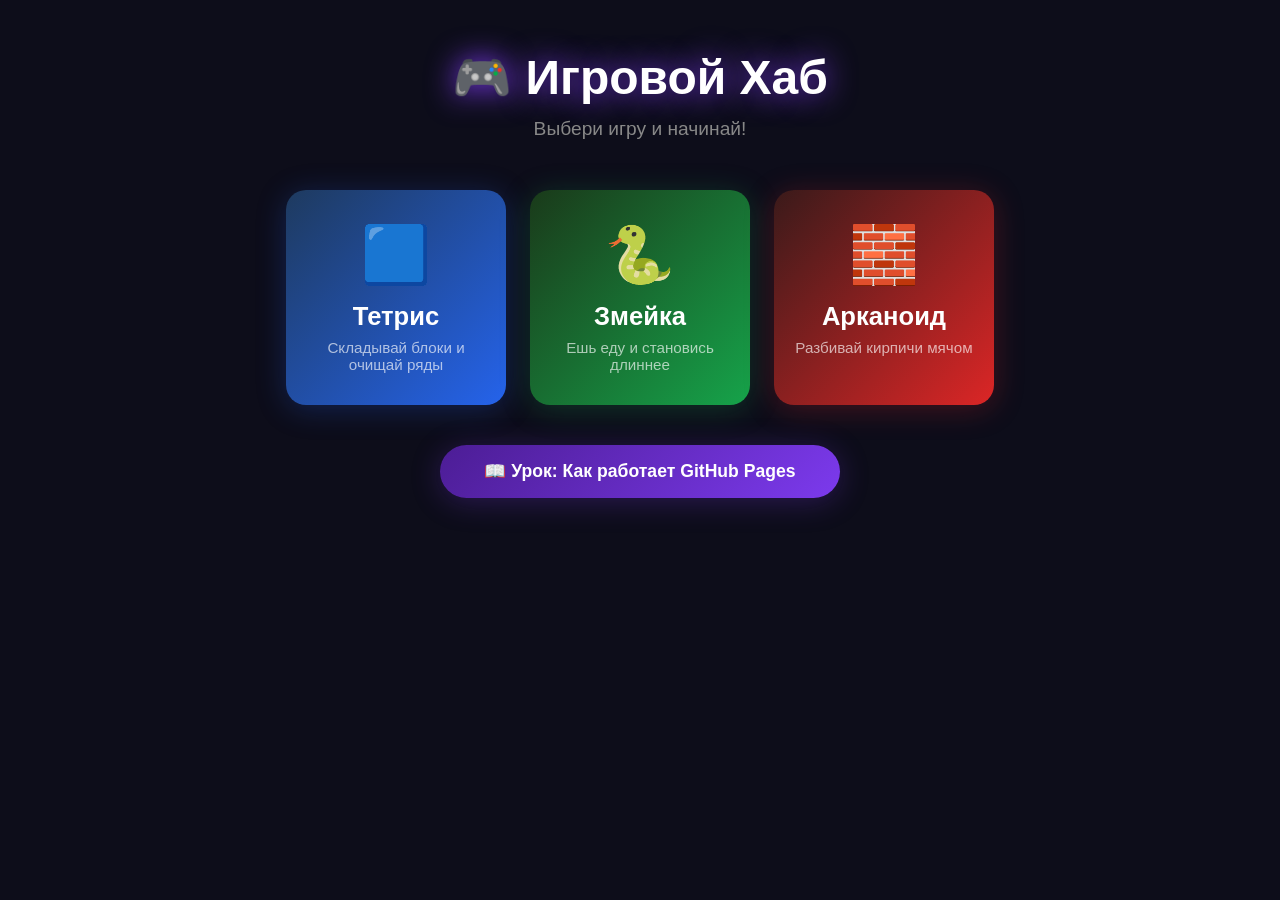
<file: index.html>
<!DOCTYPE html>
<html lang="ru">
<head>
  <meta charset="UTF-8">
  <meta name="viewport" content="width=device-width, initial-scale=1.0">
  <title>🎮 Игровой Хаб</title>
  <link rel="stylesheet" href="css/style.css">
</head>
<body>
  <div class="container">
    <h1>🎮 Игровой Хаб</h1>
    <p class="subtitle">Выбери игру и начинай!</p>

    <div class="cards">
      <a href="games/tetris/" class="card tetris">
        <div class="card-icon">🟦</div>
        <div class="card-title">Тетрис</div>
        <div class="card-desc">Складывай блоки и очищай ряды</div>
      </a>

      <a href="games/snake/" class="card snake">
        <div class="card-icon">🐍</div>
        <div class="card-title">Змейка</div>
        <div class="card-desc">Ешь еду и становись длиннее</div>
      </a>

      <a href="games/arkanoid/" class="card arkanoid">
        <div class="card-icon">🧱</div>
        <div class="card-title">Арканоид</div>
        <div class="card-desc">Разбивай кирпичи мячом</div>
      </a>
    </div>

    <a href="presentation/" class="lesson-btn">📖 Урок: Как работает GitHub Pages</a>
  </div>
</body>
</html>
</file>
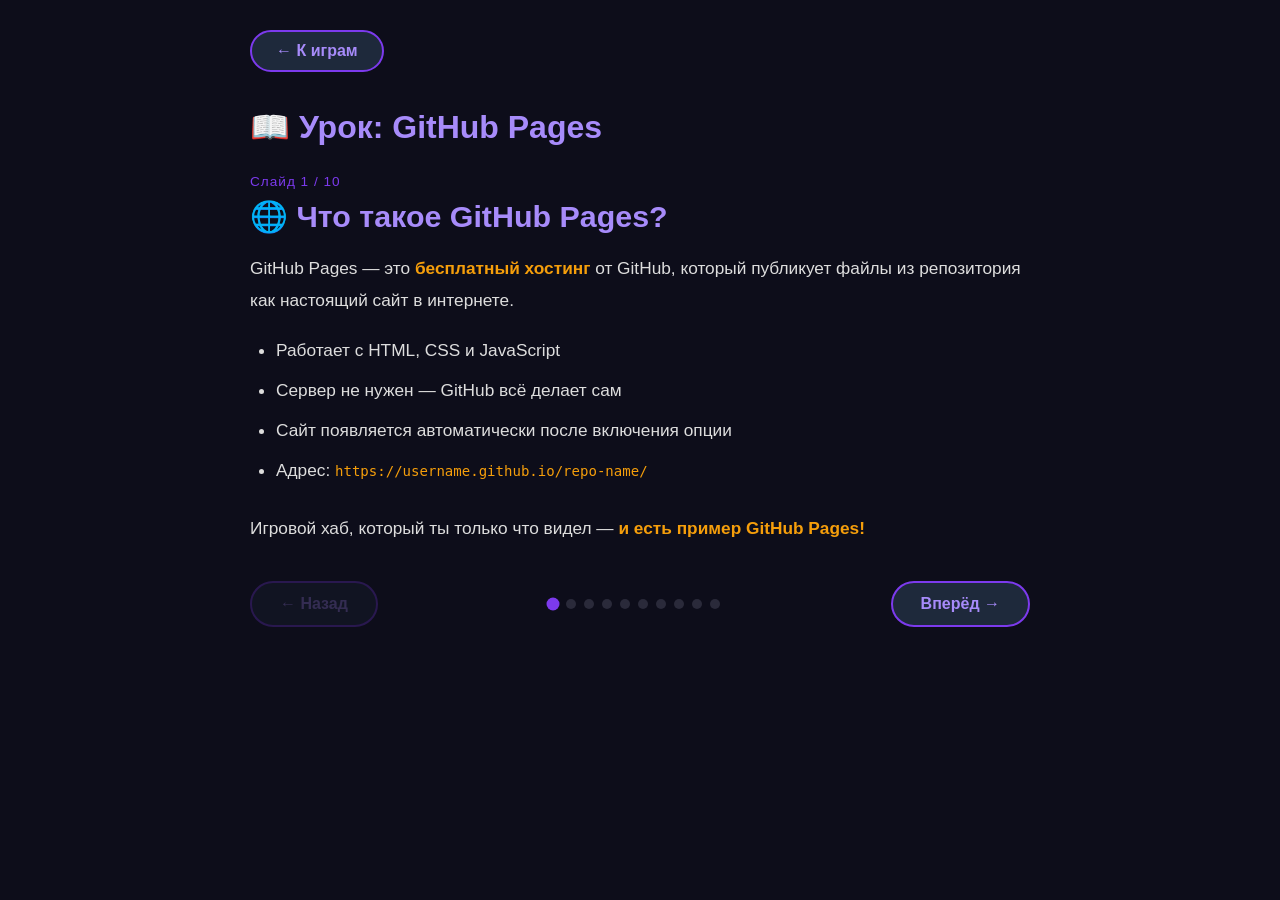
<file: presentation/index.html>
<!DOCTYPE html>
<html lang="ru">
<head>
  <meta charset="UTF-8">
  <meta name="viewport" content="width=device-width, initial-scale=1.0">
  <title>Урок: GitHub Pages</title>
  <link rel="stylesheet" href="../css/style.css">
</head>
<body>
  <div class="presentation">
    <a href="../index.html" class="back-btn">← К играм</a>
    <h1>📖 Урок: GitHub Pages</h1>

    <!-- ===================== SLIDES ===================== -->
    <div id="slides">

      <div class="slide active">
        <div class="slide-number">Слайд 1 / 10</div>
        <h2>🌐 Что такое GitHub Pages?</h2>
        <p>GitHub Pages — это <span class="highlight">бесплатный хостинг</span> от GitHub,
        который публикует файлы из репозитория как настоящий сайт в интернете.</p>
        <br>
        <ul>
          <li>Работает с HTML, CSS и JavaScript</li>
          <li>Сервер не нужен — GitHub всё делает сам</li>
          <li>Сайт появляется автоматически после включения опции</li>
          <li>Адрес: <code style="color:#f59e0b">https://username.github.io/repo-name/</code></li>
        </ul>
        <br>
        <p>Игровой хаб, который ты только что видел — <span class="highlight">и есть пример GitHub Pages!</span></p>
      </div>

      <div class="slide">
        <div class="slide-number">Слайд 2 / 10</div>
        <h2>🔓 Репозиторий должен быть публичным</h2>
        <p>GitHub Pages работает только с <span class="highlight">публичными</span> репозиториями
        на бесплатном аккаунте.</p>
        <br>
        <ul>
          <li>🟢 <b>Public</b> — виден всем, GitHub Pages включается</li>
          <li>🔴 <b>Private</b> — скрыт, GitHub Pages требует платный план</li>
        </ul>
        <br>
        <p>При создании репозитория всегда выбирай <span class="highlight">Public</span>!</p>
        <div class="code-box">
GitHub → New repository<br>
→ Repository name: my-project<br>
→ ✅ <span class="highlight">Public</span>   ← вот это важно!<br>
→ Add a README file ✅<br>
→ Create repository
        </div>
      </div>

      <div class="slide">
        <div class="slide-number">Слайд 3 / 10</div>
        <h2>📛 Как назвать репозиторий?</h2>
        <p>У GitHub Pages есть два режима:</p>
        <div class="code-box"><b>Режим 1 — Личный сайт (один на аккаунт)</b><br>
Репозиторий:  <span class="highlight">username.github.io</span><br>
Адрес сайта:  https://username.github.io/<br>
<br>
Пример: maxzru.github.io → https://maxzru.github.io/</div>

        <div class="code-box"><b>Режим 2 — Проектный сайт (наш случай)</b><br>
Репозиторий:  <span class="highlight">любое-имя</span> (например: github_pages)<br>
Адрес сайта:  https://username.github.io/любое-имя/<br>
<br>
Пример: github_pages → https://maxzru.github.io/github_pages/</div>
      </div>

      <div class="slide">
        <div class="slide-number">Слайд 4 / 10</div>
        <h2>📁 Структура папок проекта</h2>
        <p>Посмотри, как организован этот проект:</p>
        <div class="code-box">github_pages/                ← корень репозитория<br>
├── <span class="highlight">index.html</span>           ← главная страница<br>
├── css/<br>
│   └── style.css            ← общие стили<br>
├── games/<br>
│   ├── tetris/<br>
│   │   └── index.html       ← тетрис<br>
│   ├── snake/<br>
│   │   └── index.html       ← змейка<br>
│   └── arkanoid/<br>
│       └── index.html       ← арканоид<br>
└── presentation/<br>
    └── index.html           ← эта презентация!</div>
        <p>Каждая страница — это папка с файлом <code style="color:#f59e0b">index.html</code> внутри.</p>
      </div>

      <div class="slide">
        <div class="slide-number">Слайд 5 / 10</div>
        <h2>🏠 index.html — входная дверь</h2>
        <p>Когда браузер открывает папку, он автоматически ищет <span class="highlight">index.html</span> — это главный файл страницы.</p>
        <div class="code-box"><b>URL без имени файла:</b><br>
https://site.com/games/tetris/<br>
→ открывает: games/tetris/<span class="highlight">index.html</span><br>
<br>
<b>Корень репозитория:</b><br>
https://site.com/<br>
→ открывает: <span class="highlight">index.html</span> в корне</div>
        <p>Поэтому называй главные файлы каждого раздела <span class="highlight">index.html</span> —
        тогда URL будет коротким и красивым!</p>
      </div>

      <div class="slide">
        <div class="slide-number">Слайд 6 / 10</div>
        <h2>🔗 Относительные пути</h2>
        <p>В HTML-файлах ссылки должны быть <span class="highlight">относительными</span> — без
        <code style="color:#f59e0b">http://</code>. Это важно, чтобы сайт работал и локально, и на GitHub!</p>
        <div class="code-box"><b>Из корня (index.html):</b><br>
&lt;link href="<span class="highlight">css/style.css</span>"&gt;<br>
&lt;a href="<span class="highlight">games/tetris/</span>"&gt;Тетрис&lt;/a&gt;<br>
<br>
<b>Из games/tetris/index.html:</b><br>
&lt;link href="<span class="highlight">../../css/style.css</span>"&gt;<br>
&lt;a href="<span class="highlight">../../index.html</span>"&gt;← Назад&lt;/a&gt;<br>
<br>
<span class="highlight">..</span> означает «подняться на одну папку выше»</div>
      </div>

      <div class="slide">
        <div class="slide-number">Слайд 7 / 10</div>
        <h2>⚙️ Как включить GitHub Pages?</h2>
        <p>Шесть шагов в настройках репозитория:</p>
        <div class="code-box">1. Открой свой репозиторий на GitHub<br>
2. Нажми ⚙️ <span class="highlight">Settings</span> (в верхнем меню)<br>
3. В левой панели найди раздел <span class="highlight">Pages</span><br>
4. Source: выбери <span class="highlight">Deploy from a branch</span><br>
5. Branch: <span class="highlight">main</span> &nbsp;|&nbsp; Folder: <span class="highlight">/ (root)</span><br>
6. Нажми <span class="highlight">Save</span></div>
        <p>Через 1–3 минуты сайт появится. GitHub покажет его адрес на той же странице Settings → Pages.</p>
      </div>

      <div class="slide">
        <div class="slide-number">Слайд 8 / 10</div>
        <h2>🌍 Адрес сайта</h2>
        <p>GitHub автоматически создаёт адрес по шаблону:</p>
        <div class="code-box">https://<span class="highlight">твой-логин</span>.github.io/<span class="highlight">имя-репозитория</span>/<br>
<br>
Пример для этого проекта:<br>
https://maxzru.github.io/github_pages/<br>
<br>
Тетрис будет доступен по:<br>
https://maxzru.github.io/github_pages/games/tetris/</div>
        <p>Этот адрес можно отправлять друзьям — сайт увидит <span class="highlight">любой человек в интернете</span>!</p>
        <br>
        <p>После каждого <code style="color:#f59e0b">git push</code> сайт обновляется автоматически (за 1–2 минуты).</p>
      </div>

      <div class="slide">
        <div class="slide-number">Слайд 9 / 10</div>
        <h2>✅ Что работает / не работает</h2>
        <ul>
          <li>✅ HTML, CSS, JavaScript</li>
          <li>✅ Игры на Canvas и WebGL</li>
          <li>✅ Картинки, видео, шрифты, иконки</li>
          <li>✅ Несколько страниц с навигацией</li>
          <li>✅ Внешние библиотеки (React, Three.js и др.)</li>
        </ul>
        <br>
        <ul>
          <li>❌ Серверный код (PHP, Python, Node.js)</li>
          <li>❌ Базы данных</li>
          <li>❌ Регистрация / вход пользователей (без сторонних сервисов)</li>
        </ul>
        <br>
        <p>GitHub Pages — <span class="highlight">статический хостинг</span>. Идеально для учебных проектов, игр и портфолио!</p>
      </div>

      <div class="slide">
        <div class="slide-number">Слайд 10 / 10</div>
        <h2>🎉 Итого — главное за одну минуту</h2>
        <ul>
          <li>GitHub Pages — <span class="highlight">бесплатный хостинг</span> прямо внутри GitHub</li>
          <li>Репозиторий должен быть <span class="highlight">Public</span></li>
          <li>Главный файл каждого раздела называй <span class="highlight">index.html</span></li>
          <li>Используй <span class="highlight">относительные пути</span> для ссылок (<code style="color:#f59e0b">../../css/style.css</code>)</li>
          <li>Включается в <span class="highlight">Settings → Pages → main / root → Save</span></li>
          <li>Обновляется автоматически после каждого <span class="highlight">git push</span></li>
        </ul>
        <br>
        <p style="text-align:center; font-size:1.3em; color:#a78bfa;">Теперь у тебя есть всё для создания своего сайта! 🚀</p>
        <br>
        <div style="text-align:center; margin-top:20px;">
          <a href="../index.html"
             style="display:inline-block;padding:14px 36px;background:linear-gradient(135deg,#4c1d95,#7c3aed);
                    color:#fff;border-radius:30px;text-decoration:none;font-weight:bold;font-size:1.1em;
                    box-shadow:0 4px 20px #7c3aed44;">
            🎮 Играть!
          </a>
        </div>
      </div>

    </div><!-- /slides -->

    <!-- Navigation -->
    <div class="nav-buttons">
      <button class="nav-btn" id="prevBtn" onclick="changeSlide(-1)" disabled>← Назад</button>
      <div class="progress-dots" id="dots"></div>
      <button class="nav-btn" id="nextBtn" onclick="changeSlide(1)">Вперёд →</button>
    </div>
  </div>

  <script>
    let current = 0;
    const slides = document.querySelectorAll('.slide');
    const total  = slides.length;
    const dotsEl = document.getElementById('dots');

    slides.forEach((_, i) => {
      const d = document.createElement('div');
      d.className = 'dot' + (i === 0 ? ' active' : '');
      d.title = `Слайд ${i+1}`;
      d.onclick = () => goTo(i);
      dotsEl.appendChild(d);
    });

    function goTo(n) {
      slides[current].classList.remove('active');
      dotsEl.children[current].classList.remove('active');
      current = Math.max(0, Math.min(total-1, n));
      slides[current].classList.add('active');
      dotsEl.children[current].classList.add('active');
      document.getElementById('prevBtn').disabled = current === 0;
      document.getElementById('nextBtn').disabled = current === total-1;
    }

    function changeSlide(d) { goTo(current + d); }

    document.addEventListener('keydown', e => {
      if (e.key === 'ArrowRight' && current < total-1) changeSlide(1);
      if (e.key === 'ArrowLeft'  && current > 0)      changeSlide(-1);
    });
  </script>
</body>
</html>
</file>
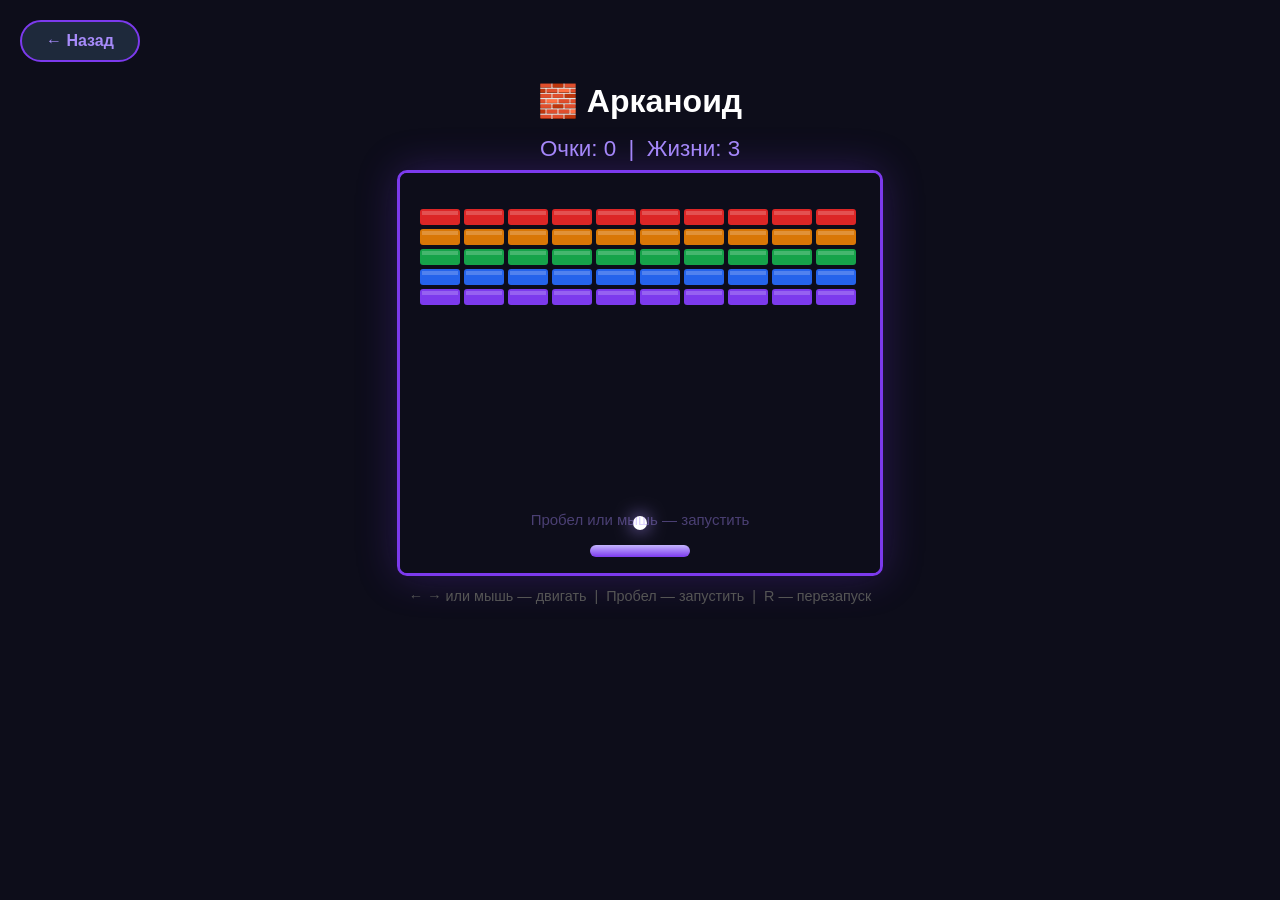
<file: games/arkanoid/index.html>
<!DOCTYPE html>
<html lang="ru">
<head>
  <meta charset="UTF-8">
  <meta name="viewport" content="width=device-width, initial-scale=1.0">
  <title>Арканоид</title>
  <link rel="stylesheet" href="../../css/style.css">
</head>
<body>
  <div class="game-page">
    <a href="../../index.html" class="back-btn">← Назад</a>
    <h1>🧱 Арканоид</h1>
    <div class="score">Очки: <span id="score">0</span> &nbsp;|&nbsp; Жизни: <span id="lives">3</span></div>
    <canvas id="canvas" width="480" height="400"></canvas>
    <p class="controls-hint">← → или мышь — двигать &nbsp;|&nbsp; Пробел — запустить &nbsp;|&nbsp; R — перезапуск</p>
  </div>

  <script>
    const canvas = document.getElementById('canvas');
    const ctx = canvas.getContext('2d');
    const W = 480, H = 400;

    const BRICK_COLS = 10, BRICK_ROWS = 5;
    const BRICK_W = 40, BRICK_H = 16, BRICK_GAP = 4;
    const BRICK_OFFSET_X = 20, BRICK_OFFSET_Y = 36;

    const ROW_COLORS = ['#dc2626','#d97706','#16a34a','#2563eb','#7c3aed'];

    let paddle, ball, bricks, score, lives, state;
    const keys = {};

    function init() {
      paddle = {x: W/2 - 50, y: H - 28, w: 100, h: 12};
      ball   = {x: W/2, y: H - 50, vx: 3.5, vy: -3.5, r: 7, moving: false};
      score  = 0; lives = 3; state = 'playing';
      document.getElementById('score').textContent = 0;
      document.getElementById('lives').textContent = 3;
      buildBricks();
    }

    function buildBricks() {
      bricks = [];
      for (let r = 0; r < BRICK_ROWS; r++)
        for (let c = 0; c < BRICK_COLS; c++)
          bricks.push({
            x: BRICK_OFFSET_X + c * (BRICK_W + BRICK_GAP),
            y: BRICK_OFFSET_Y + r * (BRICK_H + BRICK_GAP),
            w: BRICK_W, h: BRICK_H,
            color: ROW_COLORS[r],
            alive: true
          });
    }

    function update() {
      if (state !== 'playing') return;

      if (keys['ArrowLeft'])  paddle.x = Math.max(0, paddle.x - 7);
      if (keys['ArrowRight']) paddle.x = Math.min(W - paddle.w, paddle.x + 7);

      if (!ball.moving) {
        ball.x = paddle.x + paddle.w / 2;
        return;
      }

      ball.x += ball.vx;
      ball.y += ball.vy;

      // Side walls
      if (ball.x - ball.r < 0)  { ball.x = ball.r;       ball.vx =  Math.abs(ball.vx); }
      if (ball.x + ball.r > W)  { ball.x = W - ball.r;   ball.vx = -Math.abs(ball.vx); }
      // Top wall
      if (ball.y - ball.r < 0)  { ball.y = ball.r;       ball.vy =  Math.abs(ball.vy); }

      // Paddle collision
      if (ball.vy > 0 &&
          ball.y + ball.r >= paddle.y &&
          ball.y - ball.r <= paddle.y + paddle.h &&
          ball.x > paddle.x - ball.r &&
          ball.x < paddle.x + paddle.w + ball.r) {
        const hit = (ball.x - (paddle.x + paddle.w / 2)) / (paddle.w / 2);
        const speed = Math.sqrt(ball.vx*ball.vx + ball.vy*ball.vy);
        ball.vx = hit * speed * 1.1;
        ball.vy = -Math.abs(ball.vy);
        ball.y  = paddle.y - ball.r;
      }

      // Bottom — lose life
      if (ball.y - ball.r > H) {
        lives--;
        document.getElementById('lives').textContent = lives;
        if (lives <= 0) { state = 'lost'; return; }
        ball.x = paddle.x + paddle.w / 2;
        ball.y = paddle.y - ball.r - 2;
        ball.vx = 3.5; ball.vy = -3.5;
        ball.moving = false;
      }

      // Brick collisions
      for (const b of bricks) {
        if (!b.alive) continue;
        const bx = ball.x, by = ball.y, br = ball.r;
        if (bx + br < b.x || bx - br > b.x + b.w ||
            by + br < b.y || by - br > b.y + b.h) continue;

        b.alive = false;
        score += 10;
        document.getElementById('score').textContent = score;

        // Reflect off nearest face
        const oL = bx + br - b.x;
        const oR = b.x + b.w - (bx - br);
        const oT = by + br - b.y;
        const oB = b.y + b.h - (by - br);
        if (Math.min(oL, oR) < Math.min(oT, oB)) ball.vx *= -1;
        else                                       ball.vy *= -1;
      }

      if (bricks.every(b => !b.alive)) state = 'won';
    }

    function draw() {
      ctx.fillStyle = '#0d0d1a';
      ctx.fillRect(0, 0, W, H);

      // Bricks
      bricks.filter(b => b.alive).forEach(b => {
        ctx.fillStyle = b.color;
        ctx.beginPath();
        ctx.roundRect(b.x, b.y, b.w, b.h, 3);
        ctx.fill();
        ctx.fillStyle = 'rgba(255,255,255,0.2)';
        ctx.fillRect(b.x+2, b.y+2, b.w-4, 4);
      });

      // Paddle
      const grad = ctx.createLinearGradient(paddle.x, paddle.y, paddle.x, paddle.y + paddle.h);
      grad.addColorStop(0, '#c4b5fd');
      grad.addColorStop(1, '#7c3aed');
      ctx.fillStyle = grad;
      ctx.beginPath();
      ctx.roundRect(paddle.x, paddle.y, paddle.w, paddle.h, 6);
      ctx.fill();

      // Ball
      ctx.shadowColor = '#a78bfa';
      ctx.shadowBlur = 18;
      ctx.fillStyle = '#fff';
      ctx.beginPath();
      ctx.arc(ball.x, ball.y, ball.r, 0, Math.PI*2);
      ctx.fill();
      ctx.shadowBlur = 0;

      // Launch hint
      if (state === 'playing' && !ball.moving) {
        ctx.fillStyle = '#a78bfa66';
        ctx.font = '15px Arial';
        ctx.textAlign = 'center';
        ctx.fillText('Пробел или мышь — запустить', W/2, H - 48);
      }

      // End screen
      if (state === 'won' || state === 'lost') {
        ctx.fillStyle = 'rgba(0,0,0,0.75)';
        ctx.fillRect(0, H/2 - 65, W, 120);
        ctx.font = 'bold 36px Arial';
        ctx.textAlign = 'center';
        ctx.fillStyle = state === 'won' ? '#4ade80' : '#f87171';
        ctx.fillText(state === 'won' ? '🎉 ПОБЕДА!' : '💀 ПРОИГРЫШ', W/2, H/2 - 10);
        ctx.font = '18px Arial';
        ctx.fillStyle = '#a78bfa';
        ctx.fillText('Нажми R для перезапуска', W/2, H/2 + 30);
      }
    }

    function loop() {
      update();
      draw();
      requestAnimationFrame(loop);
    }

    document.addEventListener('keydown', e => {
      keys[e.key] = true;
      if (e.key === ' ')            { ball.moving = true; e.preventDefault(); }
      if (e.key === 'r' || e.key === 'R') init();
      if (['ArrowLeft','ArrowRight'].includes(e.key)) e.preventDefault();
    });
    document.addEventListener('keyup',  e => { keys[e.key] = false; });

    canvas.addEventListener('mousemove', e => {
      const rect = canvas.getBoundingClientRect();
      const mx   = e.clientX - rect.left;
      paddle.x   = Math.max(0, Math.min(W - paddle.w, mx - paddle.w/2));
      if (!ball.moving) ball.x = paddle.x + paddle.w/2;
    });

    canvas.addEventListener('click', () => { ball.moving = true; });

    init();
    loop();
  </script>
</body>
</html>
</file>
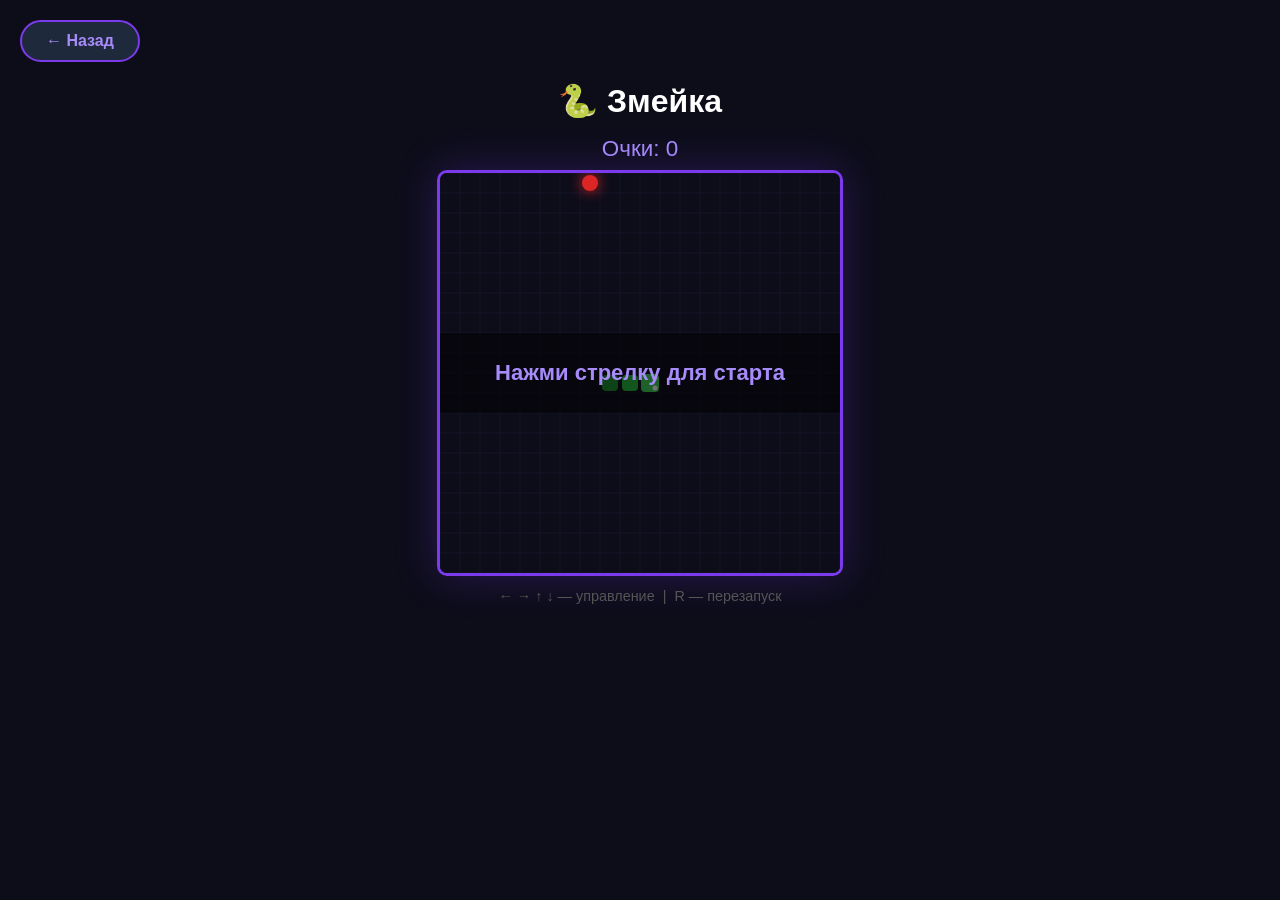
<file: games/snake/index.html>
<!DOCTYPE html>
<html lang="ru">
<head>
  <meta charset="UTF-8">
  <meta name="viewport" content="width=device-width, initial-scale=1.0">
  <title>Змейка</title>
  <link rel="stylesheet" href="../../css/style.css">
</head>
<body>
  <div class="game-page">
    <a href="../../index.html" class="back-btn">← Назад</a>
    <h1>🐍 Змейка</h1>
    <div class="score">Очки: <span id="score">0</span></div>
    <canvas id="canvas" width="400" height="400"></canvas>
    <p class="controls-hint">← → ↑ ↓ — управление &nbsp;|&nbsp; R — перезапуск</p>
  </div>

  <script>
    const canvas = document.getElementById('canvas');
    const ctx = canvas.getContext('2d');
    const GRID = 20, SZ = 400 / GRID;

    let snake, dir, nextDir, food, score, alive, started;

    function init() {
      snake = [{x:10,y:10},{x:9,y:10},{x:8,y:10}];
      dir = {x:1, y:0};
      nextDir = {x:1, y:0};
      score = 0;
      alive = true;
      started = false;
      document.getElementById('score').textContent = 0;
      placeFood();
      draw();
    }

    function placeFood() {
      do {
        food = {x: Math.floor(Math.random()*GRID), y: Math.floor(Math.random()*GRID)};
      } while (snake.some(s => s.x === food.x && s.y === food.y));
    }

    function step() {
      if (!alive || !started) return;
      dir = nextDir;
      const head = {x: snake[0].x + dir.x, y: snake[0].y + dir.y};

      if (head.x < 0 || head.x >= GRID || head.y < 0 || head.y >= GRID ||
          snake.some(s => s.x === head.x && s.y === head.y)) {
        alive = false;
        draw();
        return;
      }

      snake.unshift(head);
      if (head.x === food.x && head.y === food.y) {
        score += 10;
        document.getElementById('score').textContent = score;
        placeFood();
      } else {
        snake.pop();
      }
      draw();
    }

    function draw() {
      ctx.fillStyle = '#0d0d1a';
      ctx.fillRect(0, 0, 400, 400);

      // Grid
      ctx.strokeStyle = '#151528';
      for (let i = 0; i <= GRID; i++) {
        ctx.beginPath(); ctx.moveTo(i*SZ, 0); ctx.lineTo(i*SZ, 400); ctx.stroke();
        ctx.beginPath(); ctx.moveTo(0, i*SZ); ctx.lineTo(400, i*SZ); ctx.stroke();
      }

      // Food (pulsing apple)
      ctx.shadowColor = '#dc2626';
      ctx.shadowBlur = 14;
      ctx.fillStyle = '#dc2626';
      ctx.beginPath();
      ctx.arc(food.x*SZ + SZ/2, food.y*SZ + SZ/2, SZ/2 - 2, 0, Math.PI*2);
      ctx.fill();
      ctx.shadowBlur = 0;

      // Snake body
      snake.forEach((seg, i) => {
        const ratio = 1 - i / snake.length;
        const lightness = 25 + ratio * 30;
        ctx.fillStyle = `hsl(130, 65%, ${lightness}%)`;
        const pad = i === 0 ? 1 : 2;
        ctx.beginPath();
        ctx.roundRect(seg.x*SZ + pad, seg.y*SZ + pad, SZ - pad*2, SZ - pad*2, 4);
        ctx.fill();
      });

      // Head eyes
      const h = snake[0];
      ctx.fillStyle = '#fff';
      const eyes = getEyePositions(h);
      eyes.forEach(([ex, ey]) => {
        ctx.beginPath();
        ctx.arc(h.x*SZ + ex, h.y*SZ + ey, 2.5, 0, Math.PI*2);
        ctx.fill();
      });

      // Overlays
      if (!started && alive) {
        ctx.fillStyle = 'rgba(0,0,0,0.55)';
        ctx.fillRect(0, 160, 400, 80);
        ctx.fillStyle = '#a78bfa';
        ctx.font = 'bold 22px Arial';
        ctx.textAlign = 'center';
        ctx.fillText('Нажми стрелку для старта', 200, 207);
      }

      if (!alive) {
        ctx.fillStyle = 'rgba(0,0,0,0.75)';
        ctx.fillRect(0, canvas.height/2 - 65, 400, 120);
        ctx.fillStyle = '#fff';
        ctx.font = 'bold 30px Arial';
        ctx.textAlign = 'center';
        ctx.fillText('ИГРА ОКОНЧЕНА', 200, canvas.height/2 - 15);
        ctx.font = '18px Arial';
        ctx.fillStyle = '#a78bfa';
        ctx.fillText('Нажми R для перезапуска', 200, canvas.height/2 + 25);
      }
    }

    function getEyePositions(h) {
      if (dir.x === 1)  return [[SZ-5, 5], [SZ-5, SZ-5]];
      if (dir.x === -1) return [[5, 5],    [5, SZ-5]];
      if (dir.y === -1) return [[5, 5],    [SZ-5, 5]];
      return                   [[5, SZ-5], [SZ-5, SZ-5]];
    }

    document.addEventListener('keydown', e => {
      if (e.key === 'r' || e.key === 'R') { init(); return; }
      if (!alive) return;
      const map = {
        ArrowLeft:  {x:-1, y:0},
        ArrowRight: {x:1,  y:0},
        ArrowUp:    {x:0,  y:-1},
        ArrowDown:  {x:0,  y:1}
      };
      if (map[e.key]) {
        const nd = map[e.key];
        if (nd.x !== -dir.x || nd.y !== -dir.y) {
          nextDir = nd;
          started = true;
        }
        e.preventDefault();
      }
    });

    init();
    setInterval(step, 140);
  </script>
</body>
</html>
</file>
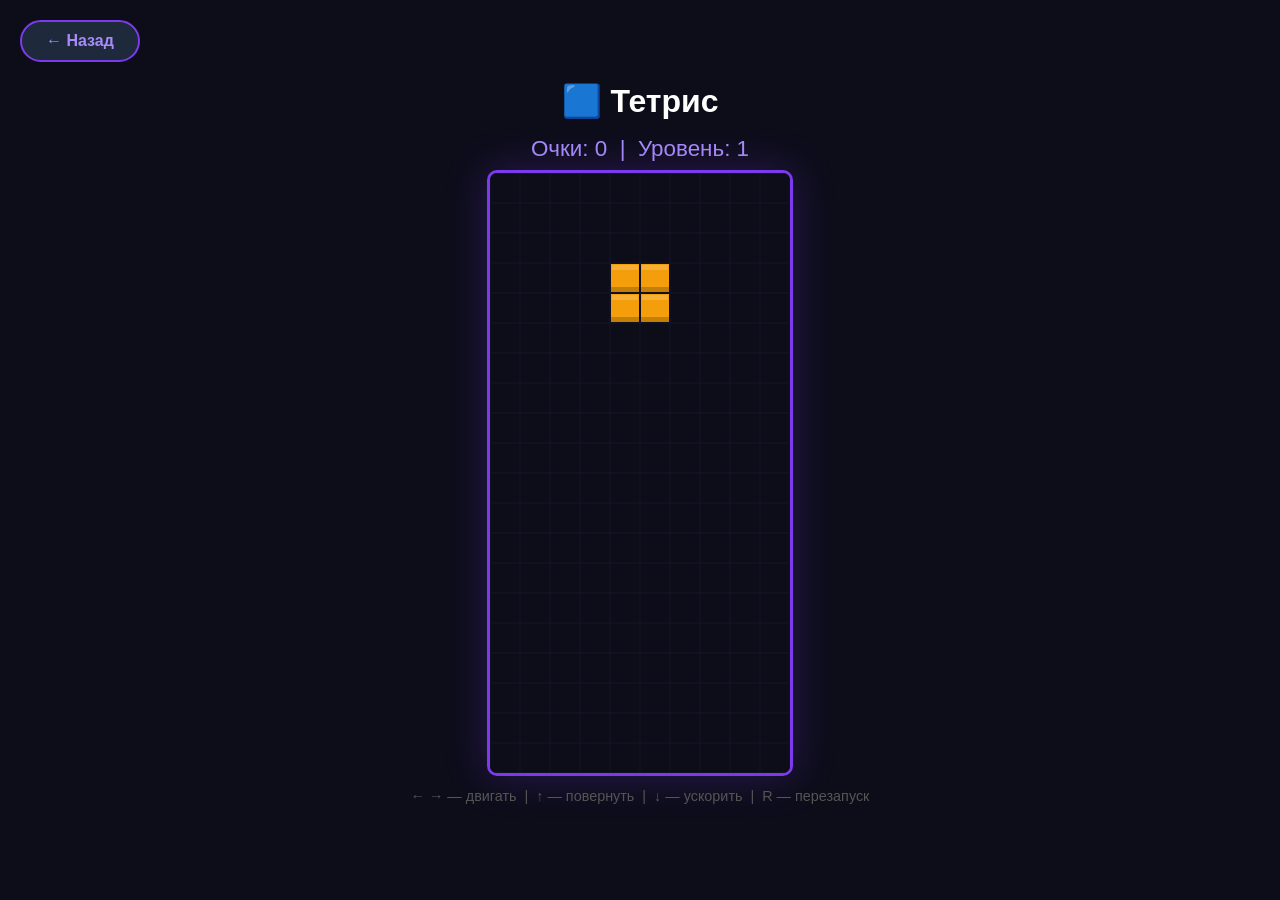
<file: games/tetris/index.html>
<!DOCTYPE html>
<html lang="ru">
<head>
  <meta charset="UTF-8">
  <meta name="viewport" content="width=device-width, initial-scale=1.0">
  <title>Тетрис</title>
  <link rel="stylesheet" href="../../css/style.css">
</head>
<body>
  <div class="game-page">
    <a href="../../index.html" class="back-btn">← Назад</a>
    <h1>🟦 Тетрис</h1>
    <div class="score">Очки: <span id="score">0</span> &nbsp;|&nbsp; Уровень: <span id="level">1</span></div>
    <canvas id="canvas" width="300" height="600"></canvas>
    <p class="controls-hint">← → — двигать &nbsp;|&nbsp; ↑ — повернуть &nbsp;|&nbsp; ↓ — ускорить &nbsp;|&nbsp; R — перезапуск</p>
  </div>

  <script>
    const canvas = document.getElementById('canvas');
    const ctx = canvas.getContext('2d');
    const COLS = 10, ROWS = 20, SZ = 30;

    const COLORS = [
      '', '#2563eb', '#f59e0b', '#7c3aed', '#16a34a',
      '#dc2626', '#0891b2', '#db2777'
    ];

    // Each shape is an array of [row, col] offsets from pivot
    const SHAPES = [
      null,
      [[0,0],[0,1],[0,2],[0,3]],   // I
      [[0,0],[0,1],[1,0],[1,1]],   // O
      [[0,1],[1,0],[1,1],[1,2]],   // T
      [[0,0],[1,0],[2,0],[2,1]],   // L
      [[0,1],[1,1],[2,1],[2,0]],   // J
      [[0,1],[0,2],[1,0],[1,1]],   // S
      [[0,0],[0,1],[1,1],[1,2]],   // Z
    ];

    let board, score, level, piece, gameOver, dropTimer, dropSpeed;

    function init() {
      board = Array.from({length: ROWS}, () => Array(COLS).fill(0));
      score = 0; level = 1; gameOver = false;
      dropTimer = 0; dropSpeed = 600;
      document.getElementById('score').textContent = 0;
      document.getElementById('level').textContent = 1;
      spawn();
    }

    function spawn() {
      const type = Math.ceil(Math.random() * 7);
      const cells = SHAPES[type].map(([r,c]) => [r, c]);
      piece = { type, cells, color: COLORS[type] };
      // center horizontally
      const minC = Math.min(...cells.map(([,c]) => c));
      const maxC = Math.max(...cells.map(([,c]) => c));
      const offset = Math.floor((COLS - (maxC - minC + 1)) / 2) - minC;
      piece.cells = cells.map(([r,c]) => [r, c + offset]);
      if (collides(piece.cells)) gameOver = true;
    }

    function collides(cells) {
      return cells.some(([r,c]) =>
        r >= ROWS || c < 0 || c >= COLS || (r >= 0 && board[r][c])
      );
    }

    function rotatePiece() {
      // Rotate 90° clockwise around center of bounding box
      const minR = Math.min(...piece.cells.map(([r]) => r));
      const maxR = Math.max(...piece.cells.map(([r]) => r));
      const minC = Math.min(...piece.cells.map(([,c]) => c));
      const maxC = Math.max(...piece.cells.map(([,c]) => c));
      const cr = (minR + maxR) / 2, cc = (minC + maxC) / 2;
      const rotated = piece.cells.map(([r,c]) => [
        Math.round(cr + (c - cc)),
        Math.round(cc - (r - cr))
      ]);
      if (!collides(rotated)) piece.cells = rotated;
    }

    function movePiece(dr, dc) {
      const moved = piece.cells.map(([r,c]) => [r+dr, c+dc]);
      if (!collides(moved)) { piece.cells = moved; return true; }
      return false;
    }

    function lock() {
      piece.cells.forEach(([r,c]) => {
        if (r >= 0) board[r][c] = piece.type;
      });
      clearLines();
      spawn();
    }

    function clearLines() {
      let cleared = 0;
      for (let r = ROWS - 1; r >= 0; r--) {
        if (board[r].every(v => v)) {
          board.splice(r, 1);
          board.unshift(Array(COLS).fill(0));
          cleared++;
          r++;
        }
      }
      if (cleared) {
        score += [0, 100, 300, 600, 1000][cleared];
        level = Math.floor(score / 500) + 1;
        dropSpeed = Math.max(80, 600 - (level - 1) * 60);
        document.getElementById('score').textContent = score;
        document.getElementById('level').textContent = level;
      }
    }

    function draw() {
      ctx.fillStyle = '#0d0d1a';
      ctx.fillRect(0, 0, canvas.width, canvas.height);

      // Grid lines
      ctx.strokeStyle = '#151528';
      for (let r = 0; r <= ROWS; r++) {
        ctx.beginPath(); ctx.moveTo(0, r*SZ); ctx.lineTo(COLS*SZ, r*SZ); ctx.stroke();
      }
      for (let c = 0; c <= COLS; c++) {
        ctx.beginPath(); ctx.moveTo(c*SZ, 0); ctx.lineTo(c*SZ, ROWS*SZ); ctx.stroke();
      }

      // Board
      for (let r = 0; r < ROWS; r++)
        for (let c = 0; c < COLS; c++)
          if (board[r][c]) drawCell(r, c, COLORS[board[r][c]]);

      // Active piece
      if (!gameOver)
        piece.cells.forEach(([r,c]) => { if (r >= 0) drawCell(r, c, piece.color); });

      if (gameOver) {
        ctx.fillStyle = 'rgba(0,0,0,0.75)';
        ctx.fillRect(0, canvas.height/2 - 70, canvas.width, 130);
        ctx.fillStyle = '#fff';
        ctx.font = 'bold 30px Arial';
        ctx.textAlign = 'center';
        ctx.fillText('ИГРА ОКОНЧЕНА', canvas.width/2, canvas.height/2 - 15);
        ctx.font = '18px Arial';
        ctx.fillStyle = '#a78bfa';
        ctx.fillText('Нажми R для перезапуска', canvas.width/2, canvas.height/2 + 25);
      }
    }

    function drawCell(r, c, color) {
      ctx.fillStyle = color;
      ctx.fillRect(c*SZ+1, r*SZ+1, SZ-2, SZ-2);
      ctx.fillStyle = 'rgba(255,255,255,0.18)';
      ctx.fillRect(c*SZ+2, r*SZ+2, SZ-4, 5);
      ctx.fillStyle = 'rgba(0,0,0,0.2)';
      ctx.fillRect(c*SZ+1, r*SZ+SZ-6, SZ-2, 5);
    }

    let lastTime = 0;
    function loop(time = 0) {
      if (!gameOver) {
        dropTimer += time - lastTime;
        if (dropTimer >= dropSpeed) {
          if (!movePiece(1, 0)) lock();
          dropTimer = 0;
        }
        lastTime = time;
        draw();
        requestAnimationFrame(loop);
      } else {
        draw();
      }
    }

    document.addEventListener('keydown', e => {
      if (gameOver) {
        if (e.key === 'r' || e.key === 'R') { init(); lastTime = 0; requestAnimationFrame(loop); }
        return;
      }
      switch (e.key) {
        case 'ArrowLeft':  movePiece(0, -1); break;
        case 'ArrowRight': movePiece(0,  1); break;
        case 'ArrowDown':  if (!movePiece(1, 0)) lock(); dropTimer = 0; break;
        case 'ArrowUp':    rotatePiece(); break;
        case ' ':
          while (movePiece(1, 0)) {}
          lock(); dropTimer = 0;
          break;
        case 'r': case 'R': init(); lastTime = 0; requestAnimationFrame(loop); return;
      }
      if (['ArrowLeft','ArrowRight','ArrowDown','ArrowUp',' '].includes(e.key))
        e.preventDefault();
    });

    init();
    requestAnimationFrame(loop);
  </script>
</body>
</html>
</file>
<file: css/style.css>
* {
  margin: 0;
  padding: 0;
  box-sizing: border-box;
}

body {
  background: #0d0d1a;
  color: #fff;
  font-family: 'Segoe UI', Arial, sans-serif;
  min-height: 100vh;
}

/* ===== Main menu ===== */
.container {
  max-width: 900px;
  margin: 0 auto;
  padding: 50px 20px;
  text-align: center;
}

.container h1 {
  font-size: 3em;
  margin-bottom: 12px;
  text-shadow: 0 0 30px #7c3aed;
}

.subtitle {
  font-size: 1.2em;
  color: #888;
  margin-bottom: 50px;
}

.cards {
  display: flex;
  gap: 24px;
  justify-content: center;
  flex-wrap: wrap;
  margin-bottom: 40px;
}

.card {
  display: flex;
  flex-direction: column;
  align-items: center;
  width: 220px;
  padding: 32px 20px;
  border-radius: 20px;
  text-decoration: none;
  color: #fff;
  transition: transform 0.2s, box-shadow 0.2s;
}

.card:hover {
  transform: translateY(-8px) scale(1.04);
}

.tetris  { background: linear-gradient(135deg, #1e3a5f, #2563eb); box-shadow: 0 4px 30px #2563eb44; }
.snake   { background: linear-gradient(135deg, #1a3a1a, #16a34a); box-shadow: 0 4px 30px #16a34a44; }
.arkanoid{ background: linear-gradient(135deg, #3a1a1a, #dc2626); box-shadow: 0 4px 30px #dc262644; }

.tetris:hover  { box-shadow: 0 10px 50px #2563eb99; }
.snake:hover   { box-shadow: 0 10px 50px #16a34a99; }
.arkanoid:hover{ box-shadow: 0 10px 50px #dc262699; }

.card-icon  { font-size: 3.5em; margin-bottom: 14px; }
.card-title { font-size: 1.6em; font-weight: bold; margin-bottom: 8px; }
.card-desc  { font-size: 0.95em; color: rgba(255,255,255,0.65); }

.lesson-btn {
  display: inline-block;
  padding: 16px 44px;
  border-radius: 50px;
  background: linear-gradient(135deg, #4c1d95, #7c3aed);
  color: #fff;
  text-decoration: none;
  font-size: 1.1em;
  font-weight: bold;
  transition: transform 0.2s, box-shadow 0.2s;
  box-shadow: 0 4px 30px #7c3aed44;
}

.lesson-btn:hover {
  transform: translateY(-4px);
  box-shadow: 0 10px 50px #7c3aed99;
}

/* ===== Game pages ===== */
.game-page {
  display: flex;
  flex-direction: column;
  align-items: center;
  padding: 20px;
  min-height: 100vh;
}

.game-page h1 {
  font-size: 2em;
  margin-bottom: 8px;
}

.back-btn {
  display: inline-block;
  margin-bottom: 20px;
  padding: 10px 24px;
  border-radius: 30px;
  background: #1e293b;
  color: #a78bfa;
  text-decoration: none;
  font-weight: bold;
  border: 2px solid #7c3aed;
  transition: background 0.2s, color 0.2s;
  align-self: flex-start;
}

.back-btn:hover {
  background: #7c3aed;
  color: #fff;
}

canvas {
  border: 3px solid #7c3aed;
  border-radius: 10px;
  box-shadow: 0 0 40px #7c3aed44;
  display: block;
}

.score {
  font-size: 1.4em;
  margin: 8px 0;
  color: #a78bfa;
}

.controls-hint {
  margin-top: 12px;
  color: #555;
  font-size: 0.9em;
}

/* ===== Presentation ===== */
.presentation {
  max-width: 820px;
  margin: 0 auto;
  padding: 30px 20px 60px;
}

.presentation > h1 {
  font-size: 2em;
  margin: 16px 0 28px;
  color: #a78bfa;
}

.slide {
  display: none;
  animation: fadeIn 0.3s ease;
  min-height: 340px;
}

.slide.active {
  display: block;
}

@keyframes fadeIn {
  from { opacity: 0; transform: translateY(12px); }
  to   { opacity: 1; transform: translateY(0); }
}

.slide-number {
  color: #7c3aed;
  font-size: 0.85em;
  margin-bottom: 10px;
  letter-spacing: 1px;
}

.slide h2 {
  font-size: 1.9em;
  margin-bottom: 18px;
  color: #a78bfa;
}

.slide p, .slide li {
  font-size: 1.08em;
  line-height: 1.85;
  color: #ddd;
}

.slide ul {
  text-align: left;
  padding-left: 26px;
}

.slide ul li {
  margin-bottom: 8px;
}

.code-box {
  background: #0f172a;
  border-left: 4px solid #7c3aed;
  padding: 16px 20px;
  border-radius: 8px;
  font-family: 'Consolas', 'Courier New', monospace;
  font-size: 0.95em;
  text-align: left;
  margin: 18px 0;
  color: #c4b5fd;
  line-height: 1.7;
}

.highlight {
  color: #f59e0b;
  font-weight: bold;
}

.nav-buttons {
  display: flex;
  justify-content: space-between;
  align-items: center;
  margin-top: 36px;
}

.nav-btn {
  padding: 12px 28px;
  border-radius: 30px;
  background: #1e293b;
  color: #a78bfa;
  border: 2px solid #7c3aed;
  cursor: pointer;
  font-size: 1em;
  font-weight: bold;
  transition: background 0.2s, color 0.2s;
}

.nav-btn:hover:not(:disabled) {
  background: #7c3aed;
  color: #fff;
}

.nav-btn:disabled {
  opacity: 0.25;
  cursor: not-allowed;
}

.progress-dots {
  display: flex;
  gap: 8px;
}

.dot {
  width: 10px;
  height: 10px;
  border-radius: 50%;
  background: #2a2a3a;
  transition: background 0.2s, transform 0.2s;
  cursor: pointer;
}

.dot.active {
  background: #7c3aed;
  transform: scale(1.3);
}
</file>
